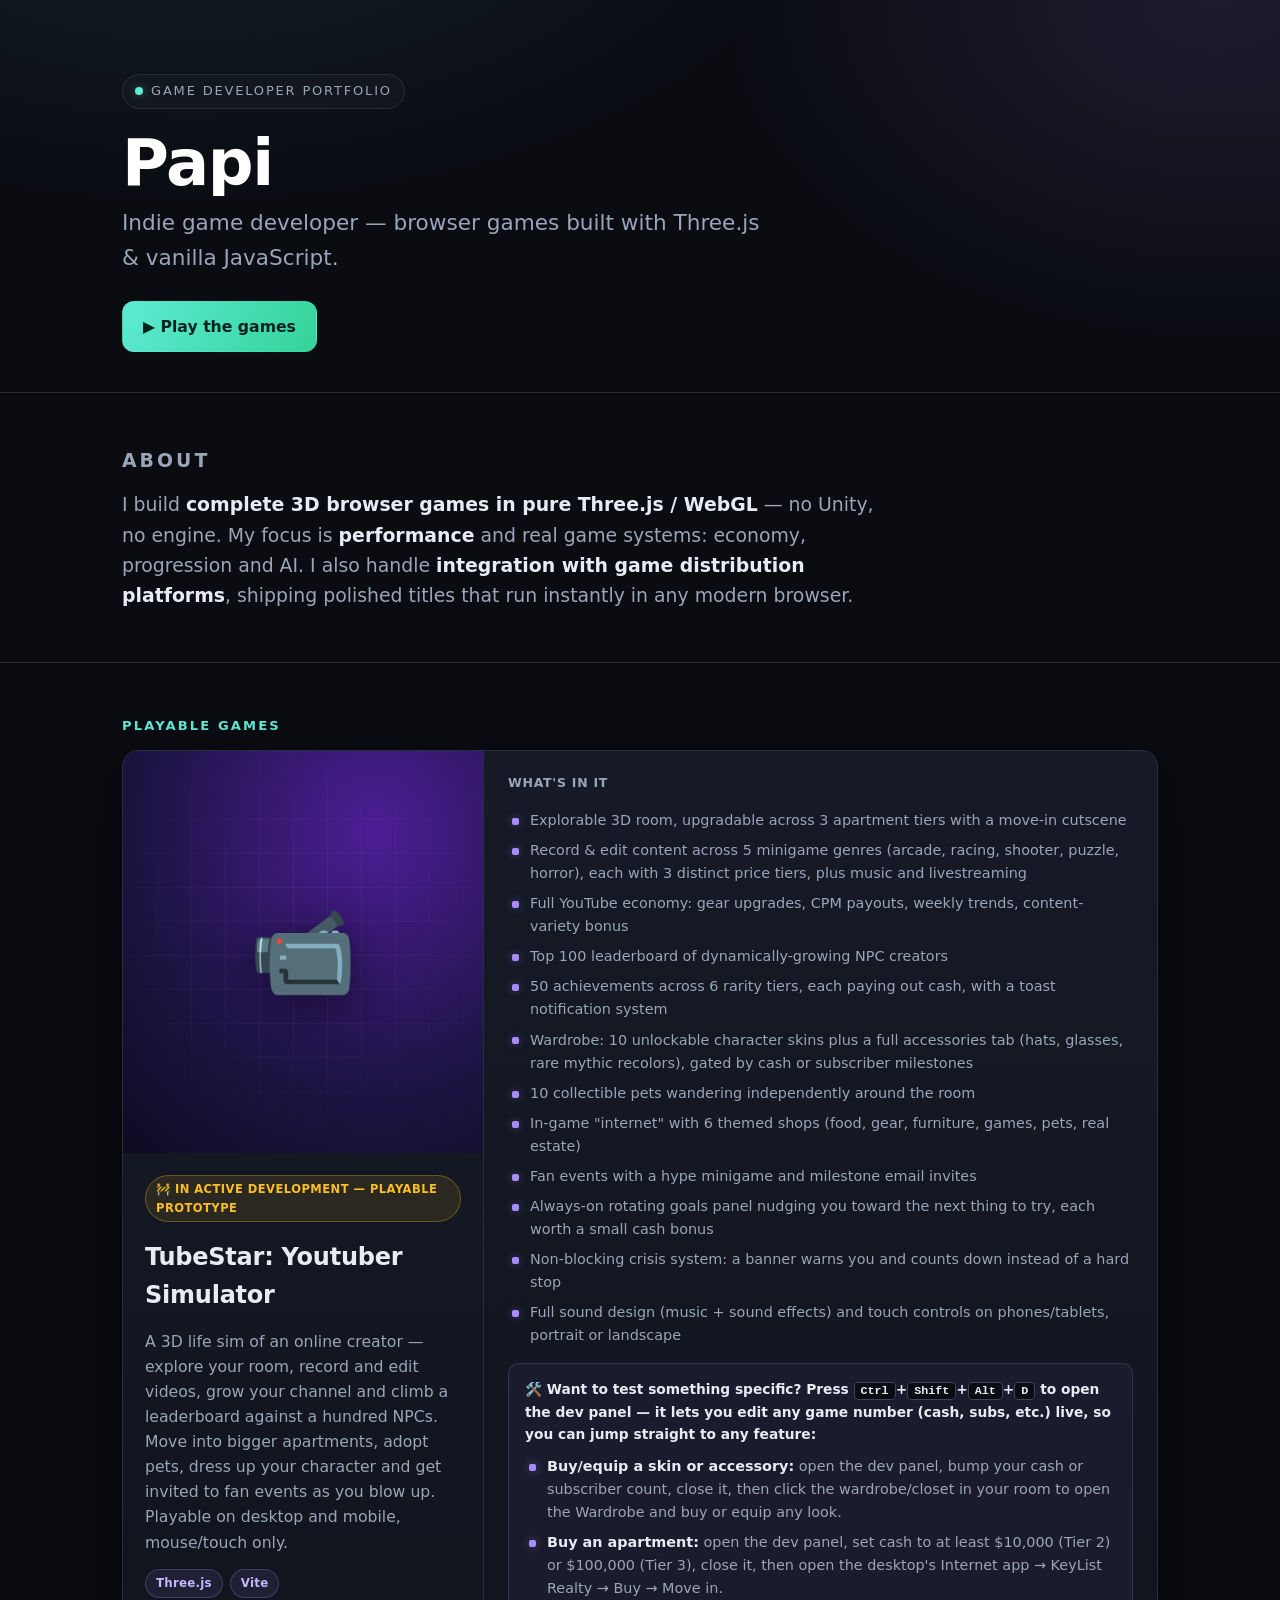
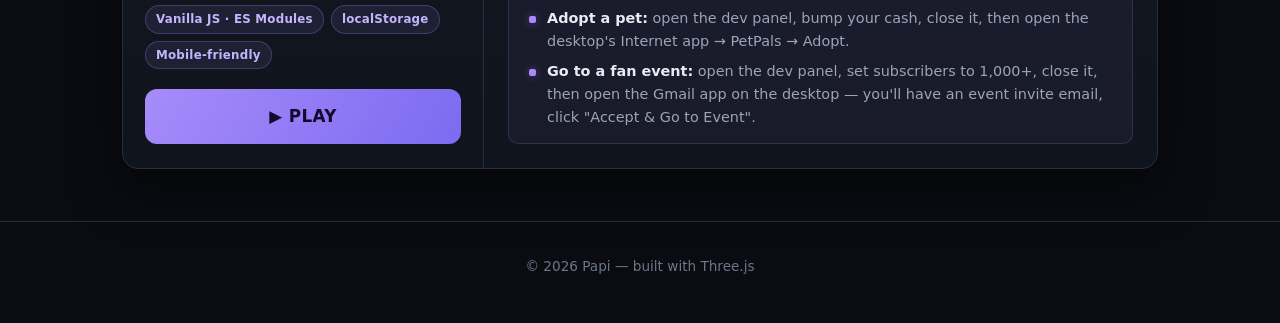
<file: index.html>
<!DOCTYPE html>
<html lang="en">
<head>
<meta charset="UTF-8">
<meta name="viewport" content="width=device-width, initial-scale=1">
<meta name="description" content="Papi — indie game developer. TubeStar: Youtuber Simulator, a 3D life-sim browser game built in pure Three.js and vanilla JavaScript. Play it directly in your browser, on desktop or mobile.">
<title>Papi — Game Developer Portfolio</title>
<link rel="stylesheet" href="css/style.css">
</head>
<body>

<!-- ===================== HERO ===================== -->
<header class="hero">
  <div class="wrap">
    <span class="eyebrow"><span class="dot"></span> Game Developer Portfolio</span>
    <h1>Papi</h1>
    <p class="tagline">Indie game developer — browser games built with Three.js &amp; vanilla JavaScript.</p>
    <div class="hero-actions">
      <a class="btn btn-primary" href="#games">▶ Play the games</a>
    </div>
  </div>
</header>

<!-- ===================== ABOUT ===================== -->
<section class="about">
  <div class="wrap">
    <p class="section-title">About</p>
    <p>
      I build <strong>complete 3D browser games in pure Three.js / WebGL</strong> — no Unity,
      no engine. My focus is <strong>performance</strong> and real game systems:
      economy, progression and AI. I also handle
      <strong>integration with game distribution platforms</strong>,
      shipping polished titles that run instantly in any modern browser.
    </p>
  </div>
</section>

<!-- ===================== GAMES ===================== -->
<section id="games">
  <div class="wrap">
    <p class="section-title">Playable Games</p>
    <div class="games-grid">

      <!-- ---------- TUBESTAR ---------- -->
      <article class="card tube tube-wide">
        <div class="tube-grid">

          <!-- LEFT: art + pitch + CTA -->
          <div class="tube-col-main">
            <div class="card-art art-tube"><span class="emoji" role="img" aria-label="Video camera">📹</span></div>
            <div class="card-body">
              <span class="status-badge">🚧 In active development — playable prototype</span>
              <h3>TubeStar: Youtuber Simulator</h3>
              <p class="desc">
                A 3D life sim of an online creator — explore your room, record and edit videos,
                grow your channel and climb a leaderboard against a hundred NPCs. Move into bigger
                apartments, adopt pets, dress up your character and get invited to fan events as
                you blow up. Playable on desktop and mobile, mouse/touch only.
              </p>
              <div class="tags">
                <span class="tag">Three.js</span>
                <span class="tag">Vite</span>
                <span class="tag">Vanilla JS · ES Modules</span>
                <span class="tag">localStorage</span>
                <span class="tag">Mobile-friendly</span>
              </div>
              <div class="card-cta">
                <a class="play-btn" href="games/tube-simulator/index.html">▶ PLAY</a>
              </div>
            </div>
          </div>

          <!-- RIGHT: feature grid + dev panel note -->
          <div class="tube-col-side">
            <p class="side-title">What's in it</p>
            <ul class="features features-grid">
              <li>Explorable 3D room, upgradable across 3 apartment tiers with a move-in cutscene</li>
              <li>Record &amp; edit content across 5 minigame genres (arcade, racing, shooter, puzzle, horror), each with 3 distinct price tiers, plus music and livestreaming</li>
              <li>Full YouTube economy: gear upgrades, CPM payouts, weekly trends, content-variety bonus</li>
              <li>Top 100 leaderboard of dynamically-growing NPC creators</li>
              <li>50 achievements across 6 rarity tiers, each paying out cash, with a toast notification system</li>
              <li>Wardrobe: 10 unlockable character skins plus a full accessories tab (hats, glasses, rare mythic recolors), gated by cash or subscriber milestones</li>
              <li>10 collectible pets wandering independently around the room</li>
              <li>In-game "internet" with 6 themed shops (food, gear, furniture, games, pets, real estate)</li>
              <li>Fan events with a hype minigame and milestone email invites</li>
              <li>Always-on rotating goals panel nudging you toward the next thing to try, each worth a small cash bonus</li>
              <li>Non-blocking crisis system: a banner warns you and counts down instead of a hard stop</li>
              <li>Full sound design (music + sound effects) and touch controls on phones/tablets, portrait or landscape</li>
            </ul>
            <div class="dev-panel-note">
              <p class="dev-panel-title">🛠️ Want to test something specific? Press <kbd>Ctrl</kbd>+<kbd>Shift</kbd>+<kbd>Alt</kbd>+<kbd>D</kbd> to open the dev panel — it lets you edit any game number (cash, subs, etc.) live, so you can jump straight to any feature:</p>
              <ul>
                <li><strong>Buy/equip a skin or accessory:</strong> open the dev panel, bump your cash or subscriber count, close it, then click the wardrobe/closet in your room to open the Wardrobe and buy or equip any look.</li>
                <li><strong>Buy an apartment:</strong> open the dev panel, set cash to at least $10,000 (Tier 2) or $100,000 (Tier 3), close it, then open the desktop's Internet app → KeyList Realty → Buy → Move in.</li>
                <li><strong>Adopt a pet:</strong> open the dev panel, bump your cash, close it, then open the desktop's Internet app → PetPals → Adopt.</li>
                <li><strong>Go to a fan event:</strong> open the dev panel, set subscribers to 1,000+, close it, then open the Gmail app on the desktop — you'll have an event invite email, click "Accept &amp; Go to Event".</li>
              </ul>
            </div>
          </div>

        </div>
      </article>

    </div>
  </div>
</section>

<!-- ===================== FOOTER ===================== -->
<footer>
  <div class="wrap footer-inner">
    <span class="footer-note">© 2026 Papi — built with Three.js</span>
  </div>
</footer>

</body>
</html>
</file>
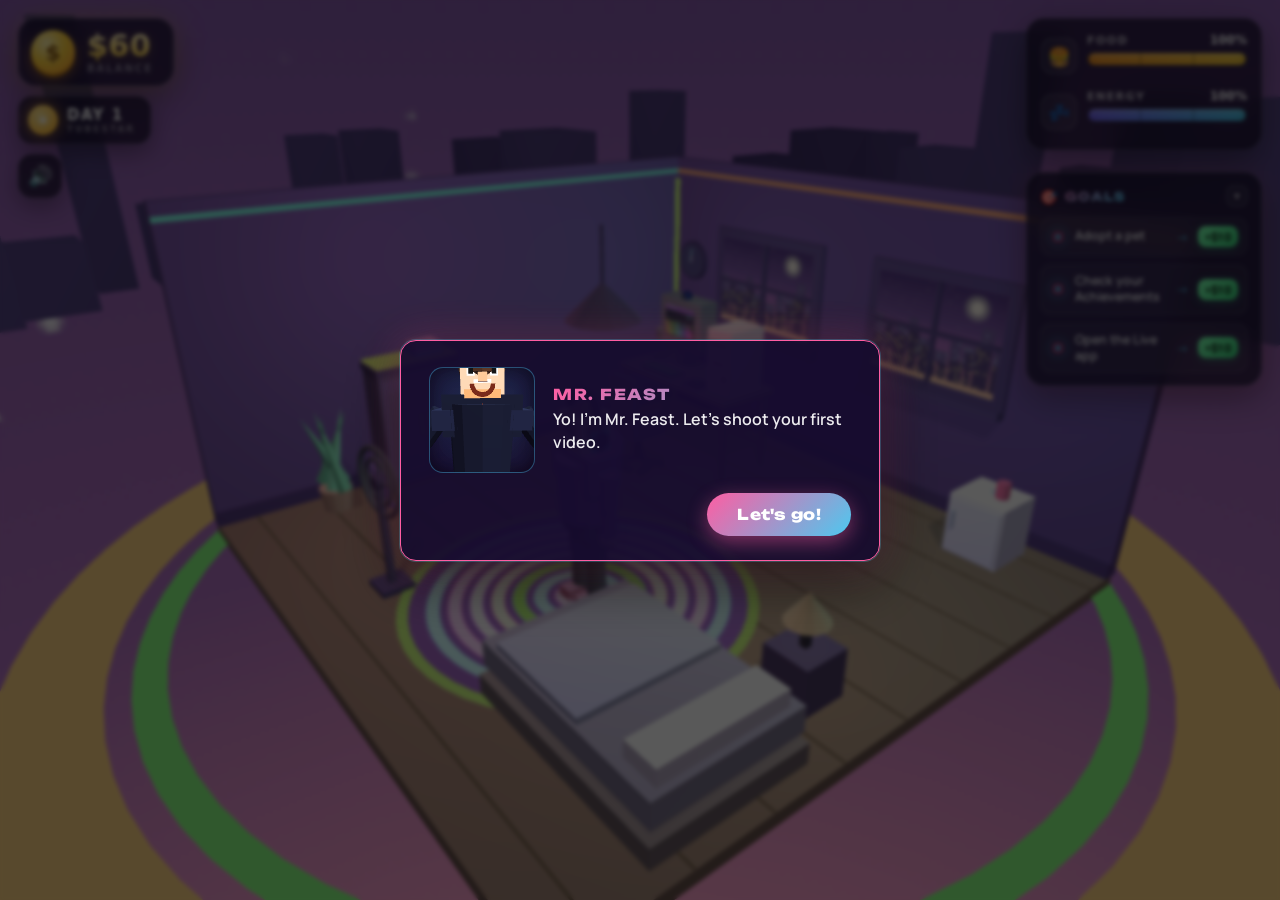
<file: games/tube-simulator/index.html>
<!doctype html>
<html lang="pl">
  <head>
    <meta charset="UTF-8" />
    <meta name="viewport" content="width=device-width, initial-scale=1.0, viewport-fit=cover" />
    <meta name="description" content="Build your YouTube channel from zero to a million subscribers — record gameplay, edit clips into viral videos, upload to your own streaming platform and climb the Top 100." />
    <title>TubeStar: Youtuber Simulator</title>
    <!-- CrazyGames SDK v3 (loaded before the game module; wrapped defensively in src/systems/crazyGames.js so the game runs identically if this fails to load). -->
    <script src="https://sdk.crazygames.com/crazygames-sdk-v3.js"></script>
    <link rel="preconnect" href="https://fonts.googleapis.com">
    <link rel="preconnect" href="https://fonts.gstatic.com" crossorigin>
    <link href="https://fonts.googleapis.com/css2?family=Unbounded:wght@700;800;900&family=Manrope:wght@400;500;600;700;800&family=JetBrains+Mono:wght@400;500;700&display=swap" rel="stylesheet">
    <style>
      html,
      body {
        margin: 0;
        padding: 0;
        overflow: hidden;
        background: #000;
        touch-action: none;
        overscroll-behavior: none;
        -webkit-user-select: none;
        user-select: none;
      }
      #app {
        position: fixed;
        inset: 0;
        padding: env(safe-area-inset-top, 0px) env(safe-area-inset-right, 0px) env(safe-area-inset-bottom, 0px) env(safe-area-inset-left, 0px);
      }
      #scene-canvas {
        display: block;
        width: 100%;
        height: 100%;
      }
    </style>
    <script type="module" crossorigin src="./assets/index-DjIb2zg0.js"></script>
    <link rel="modulepreload" crossorigin href="./assets/three-Bx-z9ja7.js">
  </head>
  <body>
    <div id="app">
      <canvas id="scene-canvas"></canvas>
    </div>
  </body>
</html>
</file>
<file: css/style.css>
/* ===========================================================================
   Papi — Game Dev Portfolio
   Dark, modern gaming-dev theme. Vanilla CSS, no external deps / fonts.
   =========================================================================== */

:root {
  --bg:          #0a0c12;
  --bg-2:        #10141d;
  --panel:       #151a26;
  --panel-2:     #1b2130;
  --border:      #262e40;
  --border-lit:  #3a465f;
  --text:        #e7ecf4;
  --text-dim:    #9aa5b8;
  --text-faint:  #6b7688;
  --accent:      #5eead4;   /* teal */
  --accent-2:    #a78bfa;   /* violet */
  --accent-glow: rgba(94, 234, 212, 0.35);
  --shadow:      0 18px 50px rgba(0, 0, 0, 0.55);
  --radius:      16px;
  --maxw:        1080px;
  font-synthesis: none;
}

* { margin: 0; padding: 0; box-sizing: border-box; }

html { scroll-behavior: smooth; }

body {
  background:
    radial-gradient(1100px 600px at 15% -8%, rgba(94, 234, 212, 0.10), transparent 60%),
    radial-gradient(900px 620px at 95% 0%, rgba(167, 139, 250, 0.12), transparent 55%),
    var(--bg);
  color: var(--text);
  font-family: system-ui, -apple-system, "Segoe UI", Roboto, Helvetica, Arial, sans-serif;
  line-height: 1.6;
  -webkit-font-smoothing: antialiased;
  min-height: 100vh;
}

.wrap { width: 100%; max-width: var(--maxw); margin: 0 auto; padding: 0 22px; }

a { color: var(--accent); text-decoration: none; }
a:hover { text-decoration: underline; }

/* Focus states for accessibility */
a:focus-visible,
button:focus-visible {
  outline: 2px solid var(--accent);
  outline-offset: 3px;
  border-radius: 6px;
}

/* ---------- HERO ---------- */
.hero {
  padding: 74px 0 40px;
  border-bottom: 1px solid var(--border);
}
.eyebrow {
  display: inline-flex; align-items: center; gap: 8px;
  font-size: 13px; letter-spacing: 0.14em; text-transform: uppercase;
  color: var(--text-dim);
  padding: 6px 12px;
  border: 1px solid var(--border);
  border-radius: 999px;
  background: rgba(255, 255, 255, 0.02);
}
.eyebrow .dot { width: 8px; height: 8px; border-radius: 50%; background: var(--accent); box-shadow: 0 0 10px var(--accent-glow); }

.hero h1 {
  margin: 22px 0 10px;
  font-size: clamp(2.4rem, 6vw, 4rem);
  line-height: 1.02;
  font-weight: 800;
  letter-spacing: -0.02em;
  background: linear-gradient(120deg, #ffffff 20%, var(--accent) 70%, var(--accent-2) 100%);
  -webkit-background-clip: text; background-clip: text;
  -webkit-text-fill-color: transparent; color: transparent;
}
.hero .tagline {
  font-size: clamp(1.05rem, 2.4vw, 1.35rem);
  color: var(--text-dim);
  max-width: 640px;
}
.hero-actions { margin-top: 26px; display: flex; flex-wrap: wrap; gap: 12px; }

.btn {
  display: inline-flex; align-items: center; gap: 9px;
  font-weight: 600; font-size: 0.98rem;
  padding: 12px 20px; border-radius: 12px;
  border: 1px solid var(--border-lit);
  color: var(--text); background: var(--panel-2);
  transition: transform 0.12s ease, border-color 0.15s ease, background 0.15s ease, box-shadow 0.15s ease;
}
.btn:hover { text-decoration: none; transform: translateY(-2px); border-color: var(--accent); box-shadow: 0 8px 24px rgba(0,0,0,0.4); }
.btn-primary {
  background: linear-gradient(120deg, var(--accent), #34d399);
  color: #06231d; border-color: transparent;
}
.btn-primary:hover { box-shadow: 0 10px 30px var(--accent-glow); }
.btn-ghost { background: transparent; }

/* ---------- SECTIONS ---------- */
section { padding: 52px 0; }
.section-title {
  font-size: 0.82rem; letter-spacing: 0.16em; text-transform: uppercase;
  color: var(--accent); font-weight: 700; margin-bottom: 14px;
}
.about p {
  font-size: clamp(1rem, 2vw, 1.18rem);
  color: var(--text-dim);
  max-width: 780px;
}
.about strong { color: var(--text); font-weight: 600; }

/* ---------- GAMES GRID ---------- */
#games { border-top: 1px solid var(--border); }
.games-grid {
  display: grid; gap: 26px;
  grid-template-columns: 1fr;
}

/* Single showcased game: wide card split into two columns instead of one long
   vertical strip — pitch/CTA on the left, feature list (its own 2-col grid) +
   dev-panel note on the right. Collapses back to one column on narrow screens. */
.tube-grid { display: grid; grid-template-columns: 1fr; }
@media (min-width: 860px) {
  .tube-grid { grid-template-columns: 360px 1fr; align-items: stretch; }
  .tube-col-main { display: flex; flex-direction: column; }
  .tube-col-main .card-art { flex: 1; height: auto; min-height: 260px; }
  .tube-col-side {
    border-left: 1px solid var(--border);
  }
}
.tube-col-side {
  padding: 22px 24px 24px;
  display: flex; flex-direction: column; gap: 16px;
  border-top: 1px solid var(--border);
}
@media (min-width: 860px) { .tube-col-side { border-top: none; } }
.side-title {
  font-size: 0.78rem; font-weight: 700; letter-spacing: 0.06em; text-transform: uppercase;
  color: var(--text-dim);
}
.features-grid { display: grid; grid-template-columns: 1fr; gap: 8px 22px; }
@media (min-width: 540px) { .features-grid { grid-template-columns: 1fr 1fr; } }

.card {
  background: linear-gradient(180deg, var(--panel), var(--bg-2));
  border: 1px solid var(--border);
  border-radius: var(--radius);
  overflow: hidden;
  display: flex; flex-direction: column;
  box-shadow: var(--shadow);
  transition: transform 0.15s ease, border-color 0.2s ease;
}
.card:hover { transform: translateY(-4px); border-color: var(--border-lit); }

/* CSS "cover art" — no image assets needed */
.card-art {
  position: relative; height: 190px;
  display: flex; align-items: center; justify-content: center;
  overflow: hidden;
}
.card-art .emoji { font-size: 5.4rem; filter: drop-shadow(0 8px 22px rgba(0,0,0,0.5)); z-index: 1; }
.card-art::after {
  content: ""; position: absolute; inset: 0;
  background-image:
    linear-gradient(rgba(255,255,255,0.05) 1px, transparent 1px),
    linear-gradient(90deg, rgba(255,255,255,0.05) 1px, transparent 1px);
  background-size: 34px 34px;
  mask-image: radial-gradient(circle at 50% 45%, #000 20%, transparent 75%);
  -webkit-mask-image: radial-gradient(circle at 50% 45%, #000 20%, transparent 75%);
}
.art-tube { background: radial-gradient(120% 120% at 70% 20%, #4c1d95 0%, #1b1442 55%, #0a0715 100%); }

.card-body { padding: 22px 22px 24px; display: flex; flex-direction: column; gap: 14px; flex: 1; }
.card h3 { font-size: 1.5rem; font-weight: 800; letter-spacing: -0.01em; }
.card .desc { color: var(--text-dim); font-size: 0.98rem; }

.tags { display: flex; flex-wrap: wrap; gap: 7px; }
.tag {
  font-size: 0.74rem; font-weight: 600; letter-spacing: 0.02em;
  color: var(--accent); background: rgba(94, 234, 212, 0.08);
  border: 1px solid rgba(94, 234, 212, 0.22);
  padding: 4px 10px; border-radius: 999px;
}
.card.tube .tag { color: #c4b5fd; background: rgba(167, 139, 250, 0.10); border-color: rgba(167, 139, 250, 0.26); }

.status-badge {
  display: inline-block; width: fit-content;
  margin-bottom: 2px;
  font-size: 0.72rem; font-weight: 700; letter-spacing: 0.04em;
  text-transform: uppercase;
  padding: 4px 10px; border-radius: 999px;
  color: #fbbf24;
  background: rgba(251, 191, 36, 0.1);
  border: 1px solid rgba(251, 191, 36, 0.3);
}

/* ---------- DEV PANEL NOTE (TubeStar only) ---------- */
.dev-panel-note {
  background: rgba(167, 139, 250, 0.06);
  border: 1px solid rgba(167, 139, 250, 0.18);
  border-radius: 10px;
  padding: 14px 16px;
}
.dev-panel-title {
  font-size: 0.86rem; font-weight: 700;
  color: var(--text); margin-bottom: 10px;
}
.dev-panel-note ul { list-style: none; display: flex; flex-direction: column; gap: 7px; }
.dev-panel-note li {
  position: relative; padding-left: 22px;
  font-size: 0.9rem; color: var(--text-dim);
}
.dev-panel-note li::before {
  content: ""; position: absolute; left: 4px; top: 0.62em;
  width: 7px; height: 7px; border-radius: 2px;
  background: var(--accent-2); box-shadow: 0 0 8px rgba(167,139,250,0.4);
}
.dev-panel-note strong { color: var(--text); font-weight: 600; }
.dev-panel-note kbd {
  font-family: monospace;
  background: #0a0c12;
  border: 1px solid var(--border-lit);
  border-radius: 4px;
  padding: 1px 6px;
  font-size: 0.85em;
}

.features { list-style: none; display: flex; flex-direction: column; gap: 7px; }
.features li {
  position: relative; padding-left: 22px;
  font-size: 0.9rem; color: var(--text-dim);
}
.features li::before {
  content: ""; position: absolute; left: 4px; top: 0.62em;
  width: 7px; height: 7px; border-radius: 2px;
  background: var(--accent); box-shadow: 0 0 8px var(--accent-glow);
}
.card.tube .features li::before { background: var(--accent-2); box-shadow: 0 0 8px rgba(167,139,250,0.4); }

.card-cta { margin-top: auto; padding-top: 6px; }
.play-btn {
  display: inline-flex; align-items: center; gap: 10px; width: 100%;
  justify-content: center;
  font-size: 1.05rem; font-weight: 700; letter-spacing: 0.02em;
  padding: 14px 20px; border-radius: 12px;
  background: linear-gradient(120deg, var(--accent), #34d399);
  color: #06231d;
  transition: transform 0.12s ease, box-shadow 0.15s ease, filter 0.15s ease;
}
.card.tube .play-btn { background: linear-gradient(120deg, var(--accent-2), #7c6bf0); color: #120a2e; }
.play-btn:hover { text-decoration: none; transform: translateY(-2px); box-shadow: 0 12px 30px var(--accent-glow); }
.card.tube .play-btn:hover { box-shadow: 0 12px 30px rgba(167,139,250,0.35); }

/* ---------- FOOTER ---------- */
footer {
  border-top: 1px solid var(--border);
  padding: 34px 0 46px;
  color: var(--text-faint);
}
.footer-inner { display: flex; flex-wrap: wrap; align-items: center; justify-content: center; gap: 14px; }
footer a { color: var(--text-dim); }
footer a:hover { color: var(--accent); }
.footer-note { font-size: 0.85rem; }

@media (max-width: 520px) {
  .hero { padding: 54px 0 32px; }
  .hero-actions .btn { width: 100%; justify-content: center; }
}
</file>
